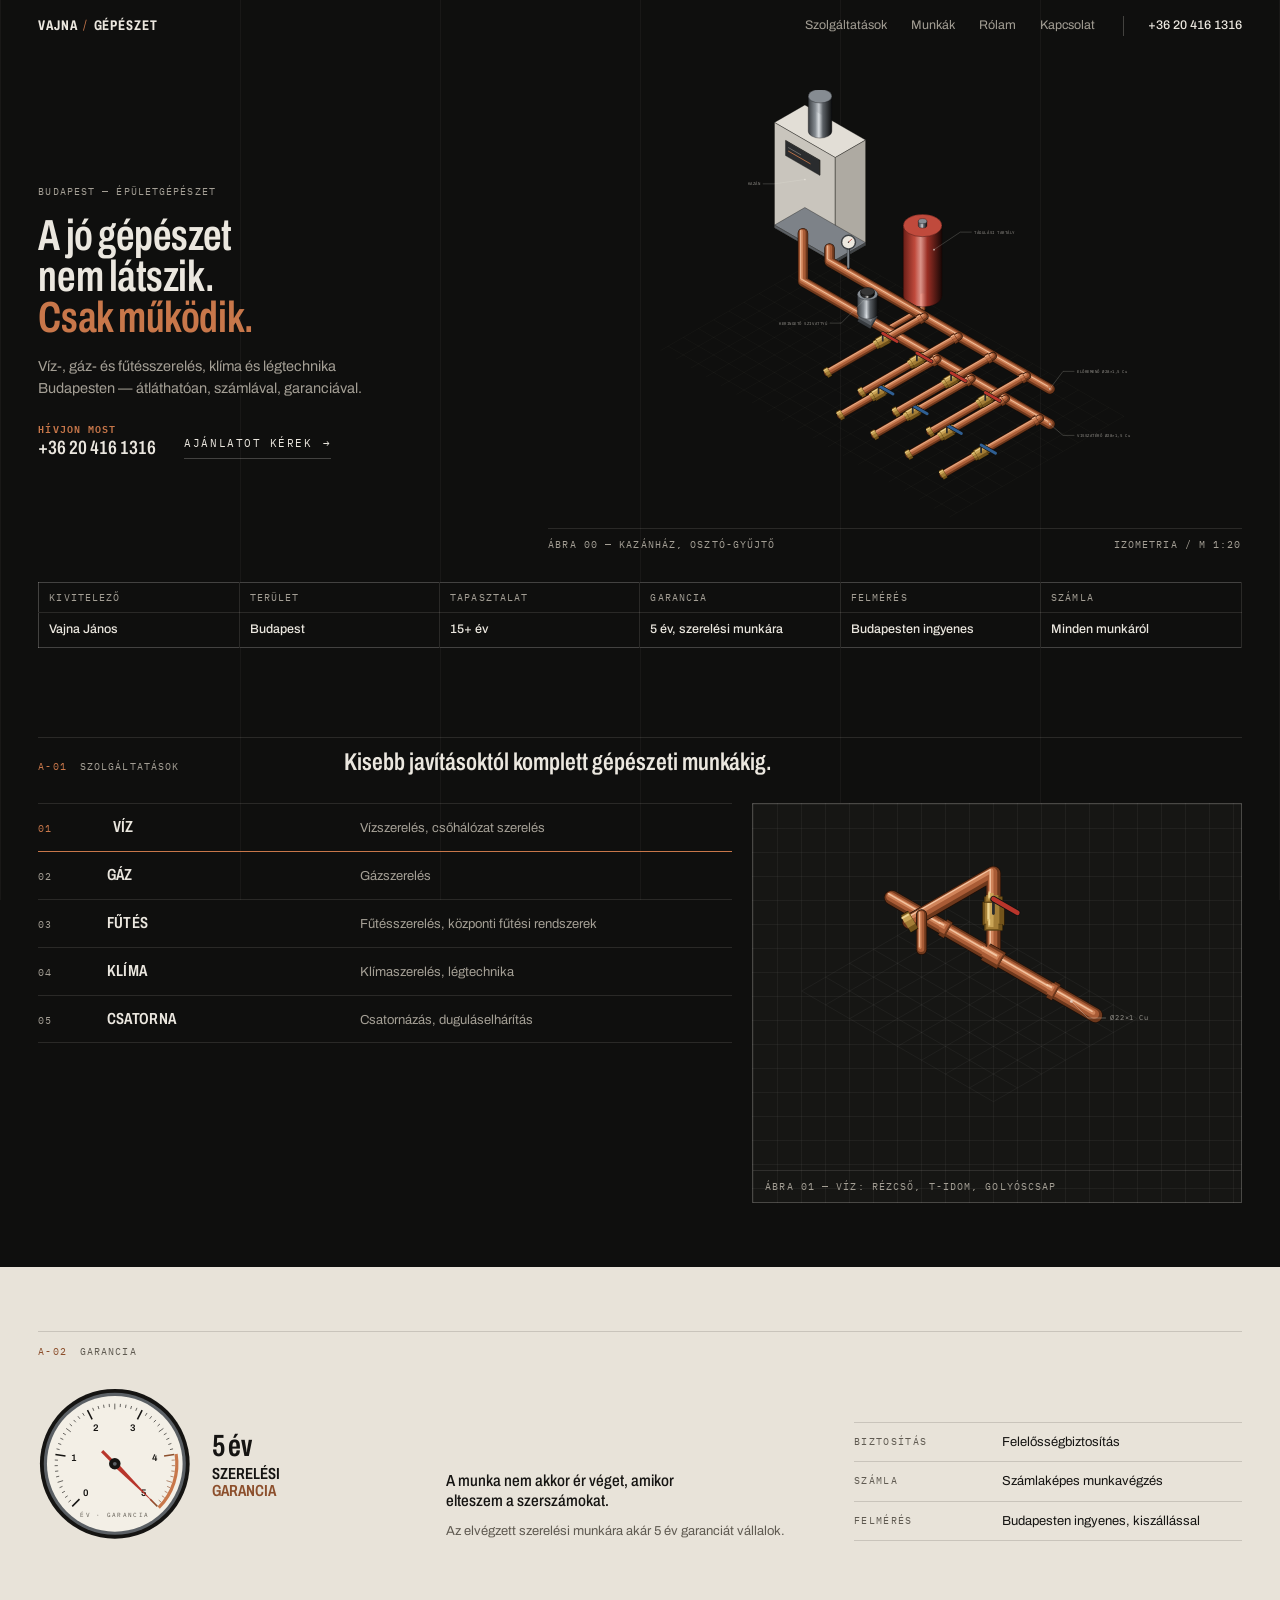
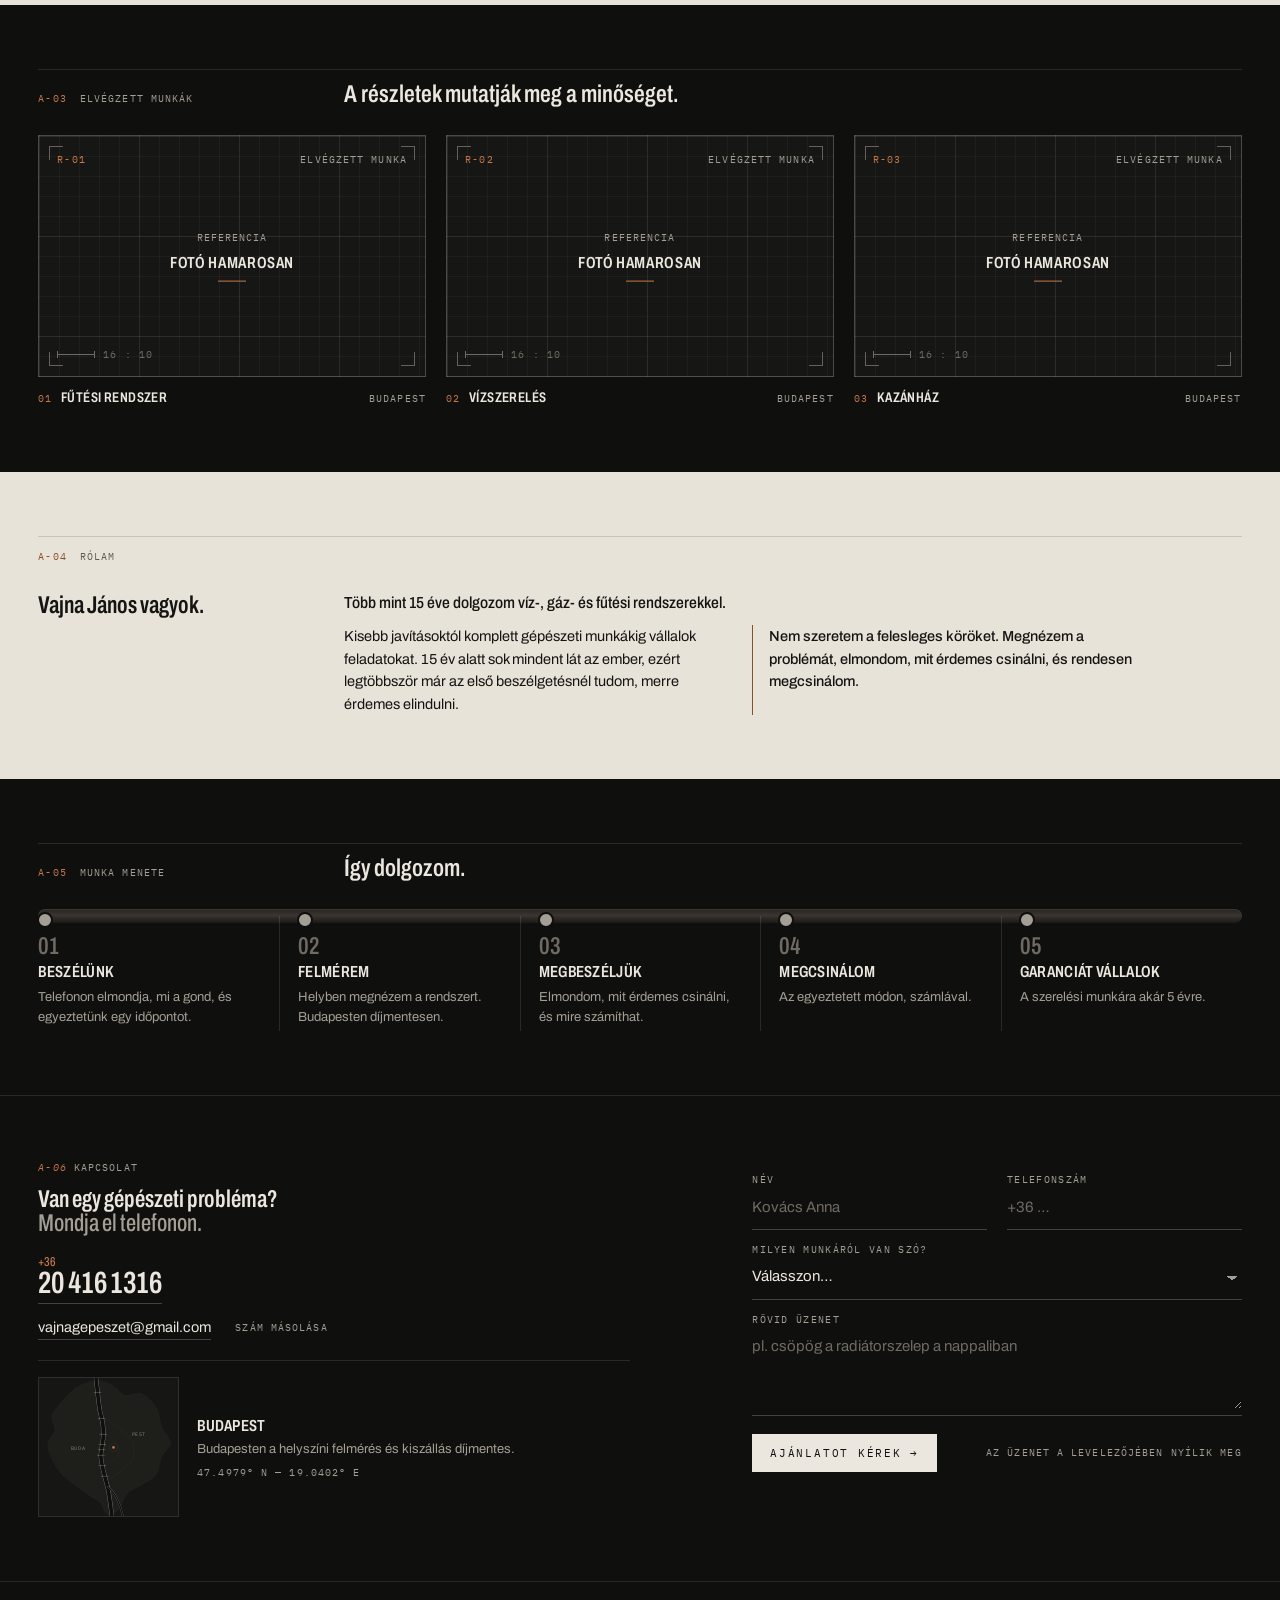
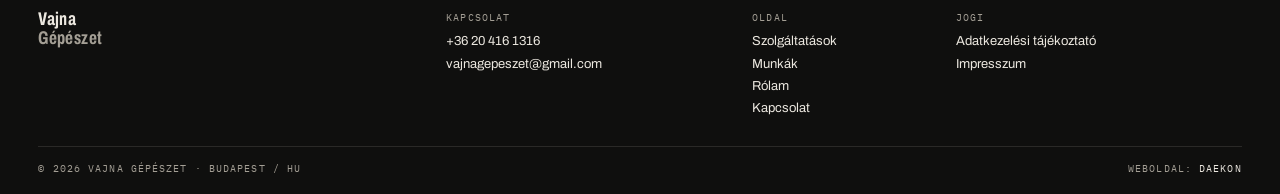
<file: index.html>
<!doctype html>
<html lang="hu">
<head>
<meta charset="utf-8">
<meta name="viewport" content="width=device-width, initial-scale=1, viewport-fit=cover">
<title>Vajna Gépészet — víz-, gáz- és fűtésszerelés Budapesten</title>
<meta name="description" content="Víz-, gáz- és fűtésszerelés, klíma és légtechnika Budapesten. 15+ év tapasztalat, 5 év szerelési garancia, számlaképes munkavégzés, ingyenes budapesti felmérés.">
<meta name="theme-color" content="#0f0f0e">
<meta property="og:title" content="Vajna Gépészet">
<meta property="og:description" content="Víz-, gáz- és fűtésszerelés, klíma és légtechnika Budapesten. 5 év szerelési garancia.">
<meta property="og:type" content="website">
<link rel="icon" href="data:image/svg+xml,%3Csvg xmlns='http://www.w3.org/2000/svg' viewBox='0 0 32 32'%3E%3Crect width='32' height='32' fill='%230f0f0e'/%3E%3Cpath d='M8 9l8 15 8-15' fill='none' stroke='%23c8774a' stroke-width='3'/%3E%3C/svg%3E">
<link rel="preconnect" href="https://fonts.googleapis.com">
<link rel="preconnect" href="https://fonts.gstatic.com" crossorigin>
<link rel="stylesheet" href="https://fonts.googleapis.com/css2?family=Archivo:wdth,wght@62..125,300..800&family=IBM+Plex+Mono:wght@400;500&display=swap">
<link rel="stylesheet" href="css/style.css">
<script>document.documentElement.classList.add('js')</script>
</head>
<body>
<div class="cols" aria-hidden="true"><div class="wrap"><i></i><i></i><i></i><i></i><i></i><i></i></div></div>

<header class="hdr" id="hdr">
  <div class="wrap hdr-in">
    <a class="logo" href="#top" aria-label="Vajna Gépészet — az oldal teteje"><span>VAJNA</span><i>/</i><span>GÉPÉSZET</span></a>
    <nav class="nav" aria-label="Fő navigáció">
      <a href="#szolgaltatasok">Szolgáltatások</a>
      <a href="#munkak">Munkák</a>
      <a href="#rolam">Rólam</a>
      <a href="#kapcsolat">Kapcsolat</a>
    </nav>
    <a class="hdr-tel" href="tel:+36204161316">+36 20 416 1316</a>
    <button class="menu-btn" id="menuBtn" type="button" aria-expanded="false" aria-controls="mnav">Menü</button>
  </div>
</header>

<div class="mnav" id="mnav" aria-hidden="true">
  <div class="mnav-top">
    <a class="logo" href="#top" data-close><span>VAJNA</span><i>/</i><span>GÉPÉSZET</span></a>
    <button class="menu-btn" id="menuClose" type="button" style="display:block">Bezár</button>
  </div>
  <nav class="mnav-list" aria-label="Mobil navigáció">
    <a href="#szolgaltatasok" data-close>Szolgáltatások</a>
    <a href="#munkak" data-close>Munkák</a>
    <a href="#rolam" data-close>Rólam</a>
    <a href="#kapcsolat" data-close>Kapcsolat</a>
  </nav>
  <div class="mnav-foot">
    <span class="mono">Hívjon most</span>
    <a class="mnav-tel" href="tel:+36204161316">+36 20 416 1316</a>
    <a href="mailto:vajnagepeszet@gmail.com">vajnagepeszet@gmail.com</a>
  </div>
</div>

<main id="top">

  <!-- HERO -->
  <section class="hero">
    <div class="wrap grid hero-grid">
      <div class="hero-main rv">
        <p class="mono">Budapest — Épületgépészet</p>
        <h1 class="hero-h"><span>A jó gépészet</span><span>nem látszik.</span><span class="cu">Csak működik.</span></h1>
        <p class="hero-sub">Víz-, gáz- és fűtésszerelés, klíma és légtechnika Budapesten — átláthatóan, számlával, garanciával.</p>
        <div class="hero-cta">
          <a class="hero-tel" href="tel:+36204161316"><span class="mono cu">Hívjon most</span>+36 20 416 1316</a>
          <a class="link" href="#ajanlat">Ajánlatot kérek <span aria-hidden="true">→</span></a>
        </div>
      </div>
      <figure class="hero-fig" aria-hidden="true">
        <div class="iso" data-iso="hero"></div>
        <figcaption class="mono"><span>Ábra 00 — Kazánház, osztó-gyűjtő</span><span>Izometria / M 1:20</span></figcaption>
      </figure>
    </div>
    <div class="wrap">
      <table class="tb" aria-label="Röviden">
        <tr><th class="mono">Kivitelező</th><th class="mono">Terület</th><th class="mono">Tapasztalat</th><th class="mono">Garancia</th><th class="mono">Felmérés</th><th class="mono">Számla</th></tr>
        <tr><td>Vajna János</td><td>Budapest</td><td>15+ év</td><td>5 év, szerelési munkára</td><td>Budapesten ingyenes</td><td>Minden munkáról</td></tr>
      </table>
    </div>
  </section>

  <!-- SZOLGÁLTATÁSOK -->
  <section class="sec" id="szolgaltatasok">
    <div class="wrap">
      <div class="sec-top"><span class="mono"><em class="cu">A-01</em> Szolgáltatások</span><h2>Kisebb javításoktól komplett gépészeti munkákig.</h2></div>
      <div class="grid svc-grid">
      <ol class="svc" id="svc">
        <li class="rv on" data-i="0" tabindex="0"><span class="n mono">01</span><h3>Víz</h3><p>Vízszerelés, csőhálózat szerelés</p><div class="iso svc-thumb" data-iso="viz" aria-hidden="true"></div></li>
        <li class="rv" data-i="1" tabindex="0"><span class="n mono">02</span><h3>Gáz</h3><p>Gázszerelés</p><div class="iso svc-thumb" data-iso="gaz" aria-hidden="true"></div></li>
        <li class="rv" data-i="2" tabindex="0"><span class="n mono">03</span><h3>Fűtés</h3><p>Fűtésszerelés, központi fűtési rendszerek</p><div class="iso svc-thumb" data-iso="futes" aria-hidden="true"></div></li>
        <li class="rv" data-i="3" tabindex="0"><span class="n mono">04</span><h3>Klíma</h3><p>Klímaszerelés, légtechnika</p><div class="iso svc-thumb" data-iso="klima" aria-hidden="true"></div></li>
        <li class="rv" data-i="4" tabindex="0"><span class="n mono">05</span><h3>Csatorna</h3><p>Csatornázás, duguláselhárítás</p><div class="iso svc-thumb" data-iso="csatorna" aria-hidden="true"></div></li>
      </ol>
      <figure class="svc-panel" aria-hidden="true">
        <div class="svc-stage">
          <div class="iso svc-fig on" data-iso="viz"></div>
          <div class="iso svc-fig" data-iso="gaz"></div>
          <div class="iso svc-fig" data-iso="futes"></div>
          <div class="iso svc-fig" data-iso="klima"></div>
          <div class="iso svc-fig" data-iso="csatorna"></div>
        </div>
        <figcaption class="mono" id="svcCap" data-caps="Ábra 01 — Víz: Rézcső, T-idom, golyóscsap|Ábra 02 — Gáz: Acélcső, gázmérő, elzáró|Ábra 03 — Fűtés: Lapradiátor, termosztatikus szelep|Ábra 04 — Klíma: Beltéri egység, hűtőköri rézpár|Ábra 05 — Csatorna: Lejtéses ágvezeték, 45° ágidom">Ábra 01 — Víz: Rézcső, T-idom, golyóscsap</figcaption>
      </figure>
      </div>
    </div>
  </section>

  <!-- GARANCIA -->
  <section class="sec paper" id="garancia">
    <div class="wrap">
      <div class="sec-top"><span class="mono"><em class="cu">A-02</em> Garancia</span></div>
      <div class="grid gar-grid">
        <div class="gar-num rv"><div class="gauge" id="gauge" role="img" aria-label="5 év szerelési garancia"></div><span><b>5 év</b>szerelési<br><em>garancia</em></span></div>
        <div class="gar-copy rv">
          <p class="q">A munka nem akkor ér véget, amikor elteszem a szerszámokat.</p>
          <p>Az elvégzett szerelési munkára akár 5 év garanciát vállalok.</p>
        </div>
        <dl class="spec rv">
          <div><dt>Biztosítás</dt><dd>Felelősségbiztosítás</dd></div>
          <div><dt>Számla</dt><dd>Számlaképes munkavégzés</dd></div>
          <div><dt>Felmérés</dt><dd>Budapesten ingyenes, kiszállással</dd></div>
        </dl>
      </div>
    </div>
  </section>

  <!-- MUNKÁK -->
  <section class="sec" id="munkak">
    <div class="wrap">
      <div class="sec-top"><span class="mono"><em class="cu">A-03</em> Elvégzett munkák</span><h2>A részletek mutatják meg a minőséget.</h2></div>
      <div class="grid slots">
        <!-- Valódi fotó: a .slot-frame elembe tegyen egy <img src="…" alt="…"> elemet; a helyőrző feliratok automatikusan eltűnnek. -->
        <figure class="slot rv">
          <div class="slot-frame">
            <span class="sf-n mono">R-01</span><span class="sf-r mono">Elvégzett munka</span>
            <span class="sf-c"><span class="mono">Referencia</span><b>Fotó hamarosan</b><i></i></span>
            <span class="sf-d mono" aria-hidden="true">16 : 10</span>
          </div>
          <figcaption><b><em class="cu">01</em> Fűtési rendszer</b><span class="mono">Budapest</span></figcaption>
        </figure>
        <figure class="slot rv">
          <div class="slot-frame">
            <span class="sf-n mono">R-02</span><span class="sf-r mono">Elvégzett munka</span>
            <span class="sf-c"><span class="mono">Referencia</span><b>Fotó hamarosan</b><i></i></span>
            <span class="sf-d mono" aria-hidden="true">16 : 10</span>
          </div>
          <figcaption><b><em class="cu">02</em> Vízszerelés</b><span class="mono">Budapest</span></figcaption>
        </figure>
        <figure class="slot rv">
          <div class="slot-frame">
            <span class="sf-n mono">R-03</span><span class="sf-r mono">Elvégzett munka</span>
            <span class="sf-c"><span class="mono">Referencia</span><b>Fotó hamarosan</b><i></i></span>
            <span class="sf-d mono" aria-hidden="true">16 : 10</span>
          </div>
          <figcaption><b><em class="cu">03</em> Kazánház</b><span class="mono">Budapest</span></figcaption>
        </figure>
      </div>
    </div>
  </section>

  <!-- RÓLAM -->
  <section class="sec paper" id="rolam">
    <div class="wrap">
      <div class="sec-top"><span class="mono"><em class="cu">A-04</em> Rólam</span></div>
      <div class="grid about-grid">
        <h2 class="about-h rv">Vajna János vagyok.</h2>
        <div class="about-text rv">
          <p class="lead">Több mint 15 éve dolgozom víz-, gáz- és fűtési rendszerekkel.</p>
          <p>Kisebb javításoktól komplett gépészeti munkákig vállalok feladatokat. 15 év alatt sok mindent lát az ember, ezért legtöbbször már az első beszélgetésnél tudom, merre érdemes elindulni.</p>
          <p class="voice">Nem szeretem a felesleges köröket. Megnézem a problémát, elmondom, mit érdemes csinálni, és rendesen megcsinálom.</p>
        </div>
      </div>
    </div>
  </section>

  <!-- MUNKA MENETE -->
  <section class="sec" id="menet">
    <div class="wrap">
      <div class="sec-top"><span class="mono"><em class="cu">A-05</em> Munka menete</span><h2>Így dolgozom.</h2></div>
      <div class="flow">
      <div class="pipe" aria-hidden="true"><i id="pipeFill"></i></div>
      <ol class="steps" id="steps">
        <li class="step rv"><b>01</b><h3>Beszélünk</h3><p>Telefonon elmondja, mi a gond, és egyeztetünk egy időpontot.</p></li>
        <li class="step rv"><b>02</b><h3>Felmérem</h3><p>Helyben megnézem a rendszert. Budapesten díjmentesen.</p></li>
        <li class="step rv"><b>03</b><h3>Megbeszéljük</h3><p>Elmondom, mit érdemes csinálni, és mire számíthat.</p></li>
        <li class="step rv"><b>04</b><h3>Megcsinálom</h3><p>Az egyeztetett módon, számlával.</p></li>
        <li class="step rv"><b>05</b><h3>Garanciát vállalok</h3><p>A szerelési munkára akár 5 évre.</p></li>
      </ol>
      </div>
    </div>
  </section>

  <!-- KAPCSOLAT -->
  <section class="sec" id="kapcsolat" style="border-top:1px solid var(--line)">
    <div class="wrap grid contact-grid">
      <div class="c-main rv">
        <span class="mono"><em class="cu">A-06</em> Kapcsolat</span>
        <h2 class="c-h">Van egy gépészeti probléma? <span>Mondja el telefonon.</span></h2>
        <a class="c-tel" href="tel:+36204161316"><small>+36</small>20 416 1316</a>
        <div class="c-meta">
          <a class="c-mail" href="mailto:vajnagepeszet@gmail.com">vajnagepeszet@gmail.com</a>
          <button class="c-btn mono" id="copyBtn" type="button">Szám másolása</button>
        </div>
        <div class="bp">
          <div class="bp-map" id="bpMap" aria-hidden="true"></div>
          <div><b>Budapest</b><p>Budapesten a helyszíni felmérés és kiszállás díjmentes.</p><span class="mono">47.4979° N — 19.0402° E</span></div>
        </div>
      </div>

      <form id="ajanlat" class="rv" novalidate aria-label="Ajánlatkérés">
        <div class="f"><label for="f-name">Név</label><input id="f-name" name="name" autocomplete="name" placeholder="Kovács Anna"></div>
        <div class="f"><label for="f-tel">Telefonszám</label><input id="f-tel" name="tel" type="tel" autocomplete="tel" inputmode="tel" placeholder="+36 …"></div>
        <div class="f full"><label for="f-type">Milyen munkáról van szó?</label>
          <select id="f-type" name="type">
            <option value="">Válasszon…</option>
            <option>Víz</option><option>Gáz</option><option>Fűtés</option><option>Klíma</option><option>Csatorna</option><option>Egyéb</option>
          </select>
        </div>
        <div class="f full"><label for="f-msg">Rövid üzenet</label><textarea id="f-msg" name="msg" rows="3" placeholder="pl. csöpög a radiátorszelep a nappaliban"></textarea></div>
        <div class="f-send">
          <button class="submit" type="submit">Ajánlatot kérek →</button>
          <span class="mono">Az üzenet a levelezőjében nyílik meg</span>
        </div>
        <p class="f-status" id="fStatus" aria-live="polite"></p>
      </form>
    </div>
  </section>
</main>

<footer class="site-foot">
  <div class="wrap">
    <div class="grid foot-grid">
      <div class="foot-logo">Vajna<br><span style="color:var(--fg-2)">Gépészet</span></div>
      <div class="foot-col foot-c1"><span class="mono">Kapcsolat</span><a href="tel:+36204161316">+36 20 416 1316</a><a href="mailto:vajnagepeszet@gmail.com">vajnagepeszet@gmail.com</a></div>
      <nav class="foot-col foot-c2" aria-label="Lábléc"><span class="mono">Oldal</span><a href="#szolgaltatasok">Szolgáltatások</a><a href="#munkak">Munkák</a><a href="#rolam">Rólam</a><a href="#kapcsolat">Kapcsolat</a></nav>
      <div class="foot-col foot-c3"><span class="mono">Jogi</span><a href="jogi/adatkezeles.html">Adatkezelési tájékoztató</a><a href="jogi/impresszum.html">Impresszum</a></div>
    </div>
    <div class="foot-base">
      <p class="mono">© <span id="year">2026</span> Vajna Gépészet · Budapest / HU</p>
      <p class="mono">Weboldal: <a href="https://daekon.hu" target="_blank" rel="noopener">DAEKON</a></p>
    </div>
  </div>
</footer>

<nav class="mbar" aria-label="Gyors elérés">
  <a href="tel:+36204161316">Hívás</a>
  <a href="#ajanlat">Ajánlat</a>
</nav>

<script src="js/iso.js" defer></script>
<script src="js/main.js" defer></script>
</body>
</html>
</file>
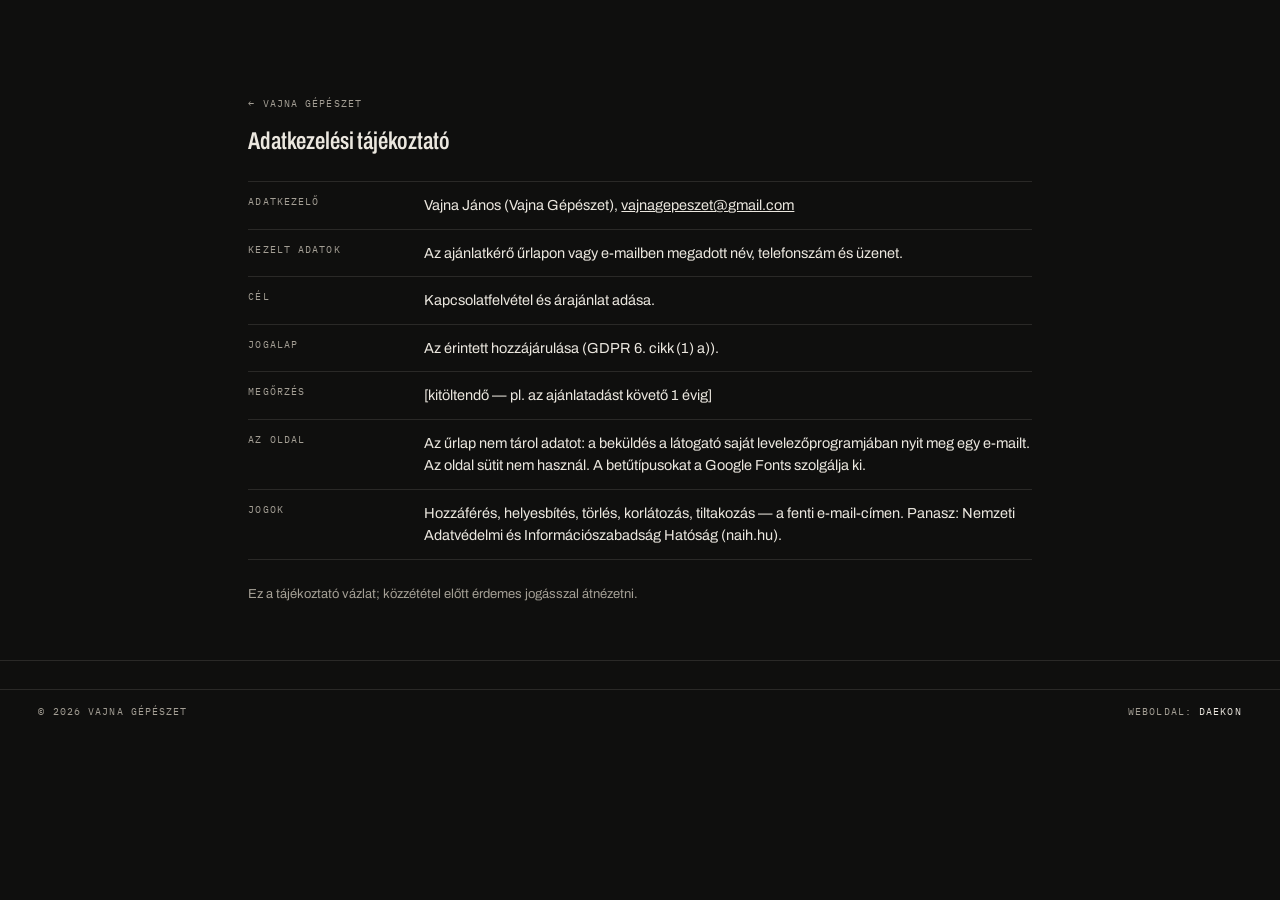
<file: jogi/adatkezeles.html>
<!doctype html>
<html lang="hu">
<head>
<meta charset="utf-8">
<meta name="viewport" content="width=device-width, initial-scale=1, viewport-fit=cover">
<title>Adatkezelési tájékoztató — Vajna Gépészet</title>
<meta name="robots" content="noindex">
<link rel="icon" href="data:image/svg+xml,%3Csvg xmlns='http://www.w3.org/2000/svg' viewBox='0 0 32 32'%3E%3Crect width='32' height='32' fill='%230f0f0e'/%3E%3Cpath d='M8 9l8 15 8-15' fill='none' stroke='%23c8774a' stroke-width='3'/%3E%3C/svg%3E">
<link rel="preconnect" href="https://fonts.googleapis.com">
<link rel="preconnect" href="https://fonts.gstatic.com" crossorigin>
<link rel="stylesheet" href="https://fonts.googleapis.com/css2?family=Archivo:wdth,wght@62..125,300..800&family=IBM+Plex+Mono:wght@400;500&display=swap">
<link rel="stylesheet" href="../css/style.css">
</head>
<body>
<main class="legal wrap">
  <p class="sec-tag mono"><a href="../index.html">← Vajna Gépészet</a></p>
  <h1 class="sec-title">Adatkezelési tájékoztató</h1>
  <dl class="legal-list">
    <dt class="mono">Adatkezelő</dt><dd>Vajna János (Vajna Gépészet), <a href="mailto:vajnagepeszet@gmail.com">vajnagepeszet@gmail.com</a></dd>
    <dt class="mono">Kezelt adatok</dt><dd>Az ajánlatkérő űrlapon vagy e-mailben megadott név, telefonszám és üzenet.</dd>
    <dt class="mono">Cél</dt><dd>Kapcsolatfelvétel és árajánlat adása.</dd>
    <dt class="mono">Jogalap</dt><dd>Az érintett hozzájárulása (GDPR 6. cikk (1) a)).</dd>
    <dt class="mono">Megőrzés</dt><dd>[kitöltendő — pl. az ajánlatadást követő 1 évig]</dd>
    <dt class="mono">Az oldal</dt><dd>Az űrlap nem tárol adatot: a beküldés a látogató saját levelezőprogramjában nyit meg egy e-mailt. Az oldal sütit nem használ. A betűtípusokat a Google Fonts szolgálja ki.</dd>
    <dt class="mono">Jogok</dt><dd>Hozzáférés, helyesbítés, törlés, korlátozás, tiltakozás — a fenti e-mail-címen. Panasz: Nemzeti Adatvédelmi és Információszabadság Hatóság (naih.hu).</dd>
  </dl>
  <p class="legal-note">Ez a tájékoztató vázlat; közzététel előtt érdemes jogásszal átnézetni.</p>
</main>
<footer class="site-foot">
  <div class="wrap foot-base" style="margin-top:0">
    <p class="mono">© <span id="year">2026</span> Vajna Gépészet</p>
    <p class="mono">Weboldal: <a href="https://daekon.hu" target="_blank" rel="noopener">DAEKON</a></p>
  </div>
</footer>
<script src="../js/main.js" defer></script>
</body>
</html>
</file>
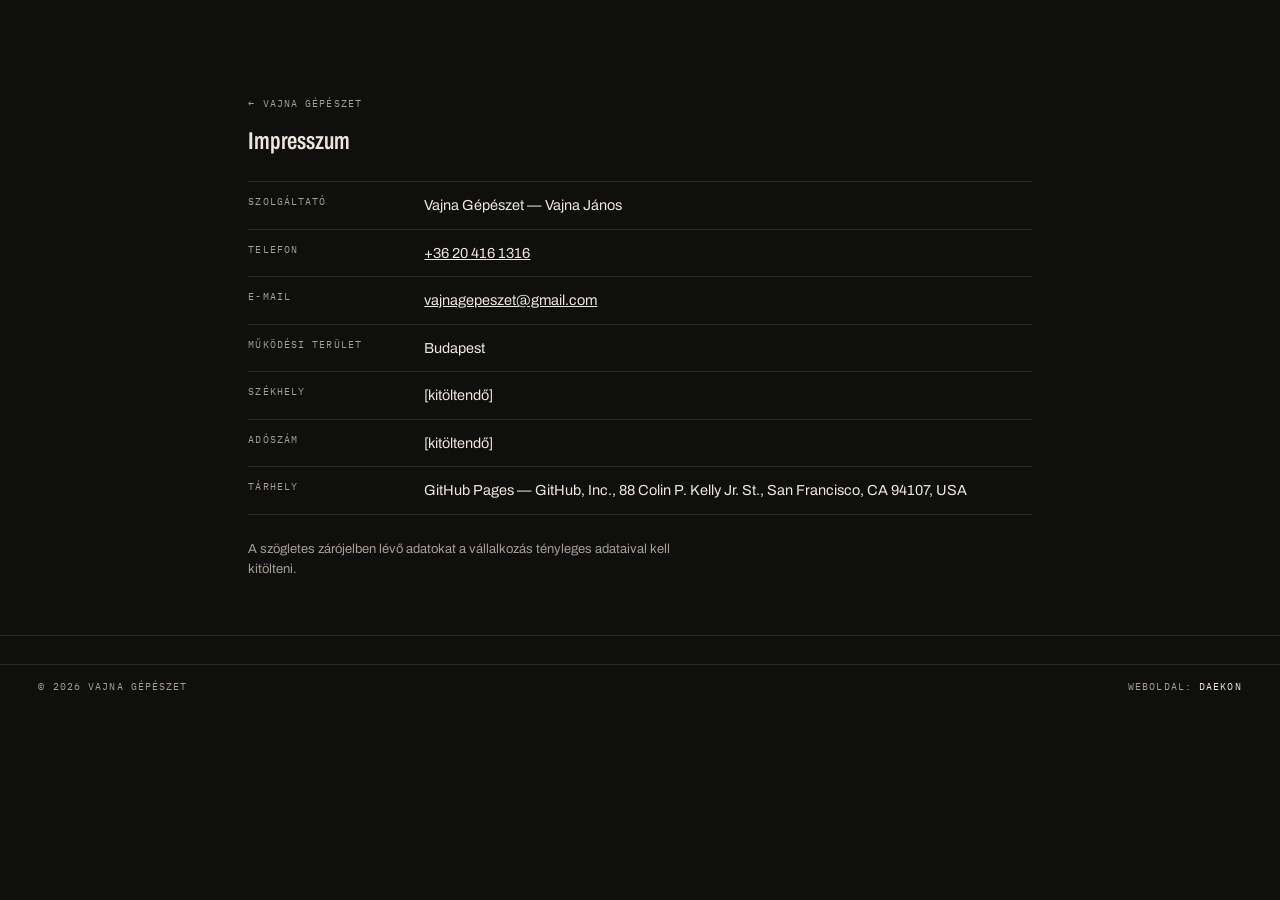
<file: jogi/impresszum.html>
<!doctype html>
<html lang="hu">
<head>
<meta charset="utf-8">
<meta name="viewport" content="width=device-width, initial-scale=1, viewport-fit=cover">
<title>Impresszum — Vajna Gépészet</title>
<meta name="robots" content="noindex">
<link rel="icon" href="data:image/svg+xml,%3Csvg xmlns='http://www.w3.org/2000/svg' viewBox='0 0 32 32'%3E%3Crect width='32' height='32' fill='%230f0f0e'/%3E%3Cpath d='M8 9l8 15 8-15' fill='none' stroke='%23c8774a' stroke-width='3'/%3E%3C/svg%3E">
<link rel="preconnect" href="https://fonts.googleapis.com">
<link rel="preconnect" href="https://fonts.gstatic.com" crossorigin>
<link rel="stylesheet" href="https://fonts.googleapis.com/css2?family=Archivo:wdth,wght@62..125,300..800&family=IBM+Plex+Mono:wght@400;500&display=swap">
<link rel="stylesheet" href="../css/style.css">
</head>
<body>
<main class="legal wrap">
  <p class="sec-tag mono"><a href="../index.html">← Vajna Gépészet</a></p>
  <h1 class="sec-title">Impresszum</h1>
  <dl class="legal-list">
    <dt class="mono">Szolgáltató</dt><dd>Vajna Gépészet — Vajna János</dd>
    <dt class="mono">Telefon</dt><dd><a href="tel:+36204161316">+36 20 416 1316</a></dd>
    <dt class="mono">E-mail</dt><dd><a href="mailto:vajnagepeszet@gmail.com">vajnagepeszet@gmail.com</a></dd>
    <dt class="mono">Működési terület</dt><dd>Budapest</dd>
    <dt class="mono">Székhely</dt><dd>[kitöltendő]</dd>
    <dt class="mono">Adószám</dt><dd>[kitöltendő]</dd>
    <dt class="mono">Tárhely</dt><dd>GitHub Pages — GitHub, Inc., 88 Colin P. Kelly Jr. St., San Francisco, CA 94107, USA</dd>
  </dl>
  <p class="legal-note">A szögletes zárójelben lévő adatokat a vállalkozás tényleges adataival kell kitölteni.</p>
</main>
<footer class="site-foot">
  <div class="wrap foot-base" style="margin-top:0">
    <p class="mono">© <span id="year">2026</span> Vajna Gépészet</p>
    <p class="mono">Weboldal: <a href="https://daekon.hu" target="_blank" rel="noopener">DAEKON</a></p>
  </div>
</footer>
<script src="../js/main.js" defer></script>
</body>
</html>
</file>
<file: css/style.css>
/* ============================================================
   VAJNA GÉPÉSZET — v2
   Kompakt, tipográfiai rendszer. Nincs fotó: a képhelyek jelölt üres keretek,
   amelyek valódi ügyfélfotót várnak.
   Grafit / törtfehér / oxidált réz (akcent 5–10%).
   ============================================================ */

/* ---------- Tokenek ---------- */
:root{
  color-scheme:dark;
  --ink:#0f0f0e; --ink-2:#161614; --ink-3:#1d1d1a;
  --fg:#ebe7df; --fg-2:#a49f95; --mute:#6f6b63;
  --line:rgba(235,231,223,.12); --line-2:rgba(235,231,223,.24);
  --paper:#e8e3d9; --paper-ink:#151412; --paper-2:#5f5a51; --paper-line:rgba(21,20,18,.15);
  --cu:#c8774a; --cu-ink:#8c4f2c;
  --sans:"Archivo","Helvetica Neue",Arial,sans-serif;
  --mono:"IBM Plex Mono",ui-monospace,Menlo,monospace;
  --g:clamp(16px,3.4vw,48px);
  --cg:clamp(12px,1.6vw,24px);
  --t-1:clamp(2.3rem,4.6vw,4.4rem);   /* hero */
  --t-2:clamp(1.55rem,2.4vw,2.35rem); /* szekciócím */
  --t-3:clamp(1.1rem,1.35vw,1.3rem);  /* blokkcím */
  --t-b:15px;
  --t-s:13px;
  --t-m:10.5px;
  --sec:clamp(56px,6.5vw,96px);
  --ease:cubic-bezier(.16,1,.3,1);
}
*{box-sizing:border-box}
html{scroll-behavior:smooth;-webkit-text-size-adjust:100%;scroll-padding-top:64px}
body{margin:0;background:var(--ink);color:var(--fg);font-family:var(--sans);font-size:var(--t-b);line-height:1.55;overflow-x:clip;-webkit-font-smoothing:antialiased;text-rendering:optimizeLegibility}
a{color:inherit}
p,h1,h2,h3,ul,ol,dl,dd,figure{margin:0}
ul,ol{padding:0;list-style:none}
h1,h2,h3{font-weight:600;text-wrap:balance}
:focus-visible{outline:1px solid var(--cu);outline-offset:3px}
::selection{background:var(--cu);color:var(--ink)}
.wrap{max-width:1440px;margin-inline:auto;padding-inline:var(--g)}
.grid{display:grid;grid-template-columns:repeat(12,minmax(0,1fr));column-gap:var(--cg)}
.mono{font-family:var(--mono);font-size:var(--t-m);letter-spacing:.13em;text-transform:uppercase;line-height:1.5;color:var(--fg-2)}
.cu{color:var(--cu)}
.h-cond{font-stretch:72%;letter-spacing:-.005em}
.paper{--fg:var(--paper-ink);--fg-2:var(--paper-2);--mute:#8b857a;--line:var(--paper-line);--line-2:rgba(21,20,18,.3);--cu:var(--cu-ink);background:var(--paper);color:var(--fg)}
.sec{padding-block:var(--sec)}
.sec-top{display:grid;grid-template-columns:repeat(12,minmax(0,1fr));column-gap:var(--cg);align-items:baseline;border-top:1px solid var(--line);padding-top:14px;margin-bottom:clamp(24px,3vw,44px)}
.sec-top .mono{grid-column:1/4}
.sec-top h2{grid-column:4/11;font-stretch:72%;font-size:var(--t-2);line-height:1.02}
.link{display:inline-flex;align-items:center;gap:10px;font-family:var(--mono);font-size:11px;letter-spacing:.14em;text-transform:uppercase;text-decoration:none;padding-block:6px;border-bottom:1px solid var(--line-2);transition:color .3s,border-color .3s}
.link:hover{color:var(--cu);border-color:var(--cu)}
.link span{transition:transform .5s var(--ease)}
.link:hover span{transform:translateX(4px)}

/* ---------- Rajzlap-rács (az egész oldalon) ---------- */
.cols{position:fixed;inset:0;z-index:0;pointer-events:none}
.cols .wrap{height:100%;display:grid;grid-template-columns:repeat(6,1fr);border-inline:1px solid rgba(235,231,223,.045)}
.cols i{border-left:1px solid rgba(235,231,223,.045)}
.cols i:first-child{border-left:0}
main,.site-foot{position:relative;z-index:1}
.sec-top em{font-style:normal;margin-right:.6em}

/* ---------- Fejléc ---------- */
.hdr{position:fixed;inset:0 0 auto;z-index:50;padding-top:env(safe-area-inset-top,0px);border-bottom:1px solid transparent;transition:background-color .4s,border-color .4s}
.hdr.solid{background:rgba(15,15,14,.88);-webkit-backdrop-filter:blur(12px);backdrop-filter:blur(12px);border-color:var(--line)}
.hdr-in{display:flex;align-items:center;gap:28px;height:56px}
.logo{display:flex;gap:.4em;font-stretch:70%;font-weight:700;font-size:15px;letter-spacing:.06em;text-decoration:none}
.logo i{font-style:normal;font-weight:300;color:var(--cu)}
.nav{margin-left:auto;display:flex;gap:24px}
.nav a,.hdr-tel{font-size:13px;color:var(--fg-2);text-decoration:none;transition:color .3s}
.nav a:hover,.hdr-tel:hover{color:var(--fg)}
.hdr-tel{color:var(--fg);font-weight:500;font-variant-numeric:tabular-nums;padding-left:24px;border-left:1px solid var(--line-2)}
.menu-btn{display:none;margin-left:auto;background:none;border:0;color:var(--fg);font-family:var(--mono);font-size:11px;letter-spacing:.16em;text-transform:uppercase;padding:12px 0 12px 16px;cursor:pointer}

.mnav{position:fixed;inset:0;z-index:60;background:var(--ink);display:flex;flex-direction:column;padding:calc(env(safe-area-inset-top,0px) + 8px) var(--g) calc(env(safe-area-inset-bottom,0px) + 24px);clip-path:inset(0 0 100% 0);visibility:hidden;transition:clip-path .7s var(--ease),visibility 0s .7s}
.mnav.open{clip-path:inset(0);visibility:visible;transition:clip-path .7s var(--ease)}
.mnav-top{display:flex;justify-content:space-between;align-items:center;height:48px}
.mnav-list{margin-top:auto;border-bottom:1px solid var(--line)}
.mnav-list a{display:block;border-top:1px solid var(--line);padding-block:12px;font-stretch:72%;font-weight:600;font-size:clamp(1.9rem,9vw,2.6rem);line-height:1.05;text-decoration:none}
.mnav-foot{margin-top:20px;display:flex;flex-direction:column;gap:4px}
.mnav-foot a{text-decoration:none}
.mnav-tel{font-stretch:72%;font-weight:600;font-size:1.7rem;font-variant-numeric:tabular-nums}

/* ---------- Hero ---------- */
.hero{padding-top:calc(56px + clamp(56px,8vw,112px));padding-bottom:clamp(36px,4vw,56px);position:relative;overflow:hidden}
.hero-grid{row-gap:28px;align-items:end}
.hero-main{grid-column:1/6;display:flex;flex-direction:column;gap:20px;align-self:center;position:relative;z-index:2}
.hero-h{font-stretch:68%;font-weight:620;font-size:var(--t-1);line-height:.95;letter-spacing:-.01em}
.hero-h span{display:block}
.hero-sub{max-width:44ch;color:var(--fg-2);font-size:clamp(15px,1.15vw,17px)}
.hero-tel{font-stretch:72%;font-weight:600;font-size:clamp(1.35rem,1.8vw,1.7rem);line-height:1.05;text-decoration:none;font-variant-numeric:tabular-nums;transition:color .3s;width:fit-content}
.hero-tel:hover{color:var(--cu)}

.trust{border-top:1px solid var(--line);border-bottom:1px solid var(--line)}
.trust ul{display:grid;grid-template-columns:repeat(4,minmax(0,1fr))}
.trust li{padding:16px clamp(12px,1.6vw,22px);border-left:1px solid var(--line);display:flex;flex-direction:column;gap:4px;min-width:0}
.trust li:first-child{border-left:0;padding-left:0}
.trust b{font-stretch:72%;font-weight:600;font-size:clamp(1.15rem,1.6vw,1.5rem);line-height:1.1;font-variant-numeric:tabular-nums}

/* ---------- Szolgáltatások ---------- */
.svc{border-top:1px solid var(--line)}
.svc li{display:grid;grid-template-columns:repeat(12,minmax(0,1fr));column-gap:var(--cg);align-items:baseline;padding-block:14px;border-bottom:1px solid var(--line);position:relative}
.svc li::before{content:"";position:absolute;left:0;bottom:-1px;height:1px;width:100%;background:var(--cu);transform:scaleX(0);transform-origin:left;transition:transform .7s var(--ease)}
.svc li:hover::before{transform:scaleX(1)}
.svc .n{grid-column:1/2}
.svc h3{grid-column:2/6;font-stretch:72%;font-size:var(--t-3);text-transform:uppercase;letter-spacing:.02em;transition:transform .5s var(--ease)}
.svc li:hover h3{transform:translateX(6px)}
.svc p{grid-column:6/10;color:var(--fg-2);font-size:var(--t-s)}

/* ---------- Garancia ---------- */
.gar-grid{align-items:end;row-gap:28px}
.gar-num{grid-column:1/5;display:flex;align-items:flex-start;gap:10px}
.gar-num b{font-stretch:66%;font-weight:640;font-size:clamp(4rem,7vw,6.4rem);line-height:.78;letter-spacing:-.03em;font-variant-numeric:tabular-nums}
.gar-num span{font-stretch:72%;font-weight:600;font-size:var(--t-3);line-height:1.05;text-transform:uppercase;padding-top:.2em}
.gar-num em{font-style:normal;color:var(--cu)}
.gar-copy{grid-column:5/9;display:flex;flex-direction:column;gap:10px}
.gar-copy .q{font-stretch:82%;font-weight:520;font-size:var(--t-3);line-height:1.25;max-width:30ch}
.gar-copy p:not(.q){color:var(--fg-2);font-size:var(--t-s)}
.spec{grid-column:9/13;border-top:1px solid var(--line)}
.spec div{display:grid;grid-template-columns:8.5rem minmax(0,1fr);gap:12px;padding-block:9px;border-bottom:1px solid var(--line);font-size:var(--t-s)}
.spec dt{font-family:var(--mono);font-size:var(--t-m);letter-spacing:.13em;text-transform:uppercase;color:var(--fg-2);padding-top:2px}

/* ---------- Munkák (fotóhelyek) ---------- */
.slots{row-gap:28px}
.slot{grid-column:span 4;display:flex;flex-direction:column;gap:10px;min-width:0}
.slot-frame{position:relative;aspect-ratio:16/10;border:1px solid var(--line-2);background:
  repeating-linear-gradient(135deg,transparent 0 11px,rgba(235,231,223,.035) 11px 12px),var(--ink-2)}
.slot-frame .mono{position:absolute;left:12px;top:10px}
.slot-frame::after{content:"";position:absolute;left:50%;top:50%;width:18px;height:18px;transform:translate(-50%,-50%);background:linear-gradient(var(--line-2),var(--line-2)) center/1px 100% no-repeat,linear-gradient(var(--line-2),var(--line-2)) center/100% 1px no-repeat}
.slot figcaption{display:flex;justify-content:space-between;gap:12px;align-items:baseline}
.slot figcaption b{font-stretch:72%;font-weight:600;font-size:14px;text-transform:uppercase;letter-spacing:.03em}

/* ---------- Rólam ---------- */
.about-grid{row-gap:28px}
.about-h{grid-column:1/5;font-stretch:68%;font-size:var(--t-2);line-height:1}
.about-text{grid-column:5/10;display:flex;flex-direction:column;gap:14px}
.about-text .lead{font-stretch:84%;font-weight:520;font-size:var(--t-3);line-height:1.3}
.about-text p{max-width:58ch}
.about-text .voice{border-left:1px solid var(--cu);padding-left:16px;font-weight:500}
.about-slot{grid-column:10/13;align-self:start}
.about-slot .slot-frame{aspect-ratio:4/5;border-color:var(--line-2);background:repeating-linear-gradient(135deg,transparent 0 11px,rgba(21,20,18,.05) 11px 12px),transparent}

/* ---------- Munka menete ---------- */
.steps{display:grid;grid-template-columns:repeat(5,minmax(0,1fr));border-top:1px solid var(--line)}
.step{padding:16px clamp(12px,1.4vw,20px) 4px;border-left:1px solid var(--line);display:flex;flex-direction:column;gap:8px;min-width:0}
.step:first-child{border-left:0;padding-left:0}
.step b{font-stretch:66%;font-weight:600;font-size:clamp(1.8rem,2.6vw,2.4rem);line-height:.9;color:var(--mute);font-variant-numeric:tabular-nums;transition:color .6s}
.step.on b,.step:hover b{color:var(--cu)}
.step h3{font-stretch:72%;font-size:var(--t-3);text-transform:uppercase;letter-spacing:.02em;line-height:1.05}
.step p{color:var(--fg-2);font-size:var(--t-s)}

/* ---------- Kapcsolat ---------- */
.contact-grid{row-gap:40px}
.c-main{grid-column:1/7;display:flex;flex-direction:column;gap:16px}
.c-h{font-stretch:68%;font-size:var(--t-2);line-height:1}
.c-h span{display:block;color:var(--fg-2);font-weight:500}
.c-tel{display:block;width:fit-content;text-decoration:none;font-stretch:66%;font-weight:640;font-size:clamp(2rem,3.2vw,3rem);line-height:.95;letter-spacing:-.005em;font-variant-numeric:tabular-nums;border-bottom:1px solid var(--line-2);padding-bottom:6px;position:relative;margin-top:8px}
.c-tel small{display:block;font-size:.42em;color:var(--cu);font-weight:500;letter-spacing:0}
.c-tel::after{content:"";position:absolute;left:0;right:0;bottom:-1px;height:1px;background:var(--cu);transform:scaleX(0);transform-origin:left;transition:transform .8s var(--ease)}
.c-tel:hover::after,.c-tel:focus-visible::after{transform:scaleX(1)}
.c-meta{display:flex;flex-wrap:wrap;gap:8px 24px;align-items:center}
.c-mail{text-decoration:none;border-bottom:1px solid var(--line-2)}
.c-mail:hover{border-color:var(--cu)}
.c-btn{background:none;border:0;padding:4px 0;color:var(--fg-2);cursor:pointer}
.c-btn:hover{color:var(--fg)}
.bp{display:grid;grid-template-columns:auto minmax(0,1fr);gap:14px;align-items:center;border-top:1px solid var(--line);padding-top:16px;margin-top:8px}
.bp svg{width:56px;height:56px}
.bp b{display:block;font-stretch:72%;font-weight:600;font-size:var(--t-3);text-transform:uppercase;letter-spacing:.02em}
.bp p{color:var(--fg-2);font-size:var(--t-s)}

form{grid-column:8/13;display:grid;grid-template-columns:minmax(0,1fr) minmax(0,1fr);column-gap:var(--cg);align-content:start}
.f{display:flex;flex-direction:column;gap:4px;padding-block:12px 6px;border-bottom:1px solid var(--line-2);min-width:0;transition:border-color .3s}
.f:focus-within{border-color:var(--cu)}
.f.full{grid-column:1/-1}
.f label,.f legend{font-family:var(--mono);font-size:var(--t-m);letter-spacing:.13em;text-transform:uppercase;color:var(--fg-2)}
.f.err{border-color:#d0664a}
.f input,.f select,.f textarea{background:transparent;border:0;outline:0;color:var(--fg);font:inherit;font-size:16px;padding:4px 0;width:100%;border-radius:0;resize:vertical}
.f select{appearance:none;-webkit-appearance:none;cursor:pointer;background-image:linear-gradient(45deg,transparent 50%,var(--fg-2) 50%),linear-gradient(135deg,var(--fg-2) 50%,transparent 50%);background-position:calc(100% - 10px) 55%,calc(100% - 5px) 55%;background-size:5px 5px;background-repeat:no-repeat}
.f select option{background:var(--ink-2);color:var(--fg)}
.f ::placeholder{color:var(--mute)}
.f-send{grid-column:1/-1;display:flex;flex-wrap:wrap;justify-content:space-between;align-items:center;gap:12px;padding-top:18px}
.submit{background:var(--fg);color:var(--ink);border:0;padding:12px 18px;font-family:var(--mono);font-size:11px;letter-spacing:.16em;text-transform:uppercase;cursor:pointer;transition:background-color .3s}
.submit:hover{background:var(--cu)}
.f-status{grid-column:1/-1;padding-top:10px;font-size:var(--t-s);color:var(--fg-2);min-height:1.5em}

/* ---------- Lábléc ---------- */
.site-foot{border-top:1px solid var(--line);padding-block:32px 20px}
.foot-grid{row-gap:20px;font-size:var(--t-s)}
.foot-logo{grid-column:1/5;font-stretch:68%;font-weight:700;font-size:1.4rem;line-height:1;letter-spacing:.02em}
.foot-col{display:flex;flex-direction:column;gap:2px}
.foot-col .mono{margin-bottom:4px}
.foot-col a{text-decoration:none;width:fit-content}
.foot-col a:hover{color:var(--cu)}
.foot-c1{grid-column:5/8}.foot-c2{grid-column:8/10}.foot-c3{grid-column:10/13}
.foot-base{display:flex;flex-wrap:wrap;justify-content:space-between;gap:8px 20px;margin-top:28px;padding-top:14px;border-top:1px solid var(--line)}
.foot-base a{text-decoration:none;color:var(--fg)}
.foot-base a:hover{color:var(--cu)}

.mbar{display:none}

/* ---------- Jogi oldalak ---------- */
.legal{padding-block:96px 56px;max-width:860px}
.sec-tag a{text-decoration:none}
.sec-title{font-stretch:68%;font-size:var(--t-2);line-height:1;margin:18px 0 28px}
.legal-list{display:grid;grid-template-columns:11rem minmax(0,1fr);border-top:1px solid var(--line)}
.legal-list dt,.legal-list dd{padding-block:12px;border-bottom:1px solid var(--line)}
.legal-list dd{color:var(--fg)}
.legal-note{margin-top:24px;color:var(--fg-2);font-size:var(--t-s);max-width:60ch}
.legal p,.legal li{max-width:66ch}

/* ---------- Belépő animáció (csak transform, a tartalom mindig látható) ---------- */
.rv{transition:transform .9s var(--ease)}
.js .rv:not(.in){transform:translateY(14px)}


/* ---------- v3: illusztrációk ---------- */
.iso svg{display:block;width:100%;height:100%}
.hero{padding-top:calc(56px + clamp(32px,4vw,64px))}
.hero-grid{align-items:center}
.hero-cta{display:flex;flex-wrap:wrap;align-items:flex-end;gap:12px 28px;margin-top:6px}
.hero-tel{display:flex;flex-direction:column;gap:2px}
.hero-fig{grid-column:6/13;position:relative;margin-right:calc(var(--g) * -.5)}
.hero-fig .iso{aspect-ratio:16/11}
.hero-fig figcaption{display:flex;justify-content:space-between;gap:12px;border-top:1px solid var(--line);padding-top:8px;margin-top:4px}
.tb{width:100%;border-collapse:collapse;margin-top:clamp(28px,3vw,44px);border:1px solid var(--line-2);font-size:var(--t-s);table-layout:fixed;background:var(--ink)}
.tb th,.tb td{text-align:left;padding:9px 12px;border-right:1px solid var(--line);font-weight:400}
.tb th{border-bottom:1px solid var(--line);padding-bottom:6px}
.tb td{font-weight:500}

.svc-grid{align-items:start}
.svc{grid-column:1/8}
.svc li{grid-template-columns:3rem minmax(0,1fr) minmax(0,1.6fr);display:grid;cursor:default}
.svc .n{grid-column:auto}.svc h3{grid-column:auto}.svc p{grid-column:auto}
.svc li.on::before{transform:scaleX(1)}
.svc li.on .n{color:var(--cu)}
.svc li.on h3{transform:translateX(6px)}
.svc-thumb{display:none}
.svc-panel{grid-column:8/13;position:sticky;top:76px;border:1px solid var(--line-2);background:
  linear-gradient(rgba(235,231,223,.05) 1px,transparent 1px) 0 0/24px 24px,linear-gradient(90deg,rgba(235,231,223,.05) 1px,transparent 1px) 0 0/24px 24px,var(--ink-2)}
.svc-stage{position:relative;aspect-ratio:5/4}
.svc-fig{position:absolute;inset:8%;opacity:0;transform:translateY(10px) scale(.98);transition:opacity .5s,transform .8s var(--ease)}
.svc-fig.on{opacity:1;transform:none}
.svc-panel figcaption{border-top:1px solid var(--line);padding:8px 12px}

.gar-num{align-items:center;gap:20px}
.gauge{width:clamp(150px,15vw,210px);flex:none}
.gauge svg{display:block;width:100%}
.gauge .needle{transition:transform 2.2s cubic-bezier(.3,1.25,.4,1) .2s}
.gauge.go .needle{transform:rotate(45deg) !important}
.gar-num span b{display:block;font-size:clamp(2rem,3.4vw,3rem);line-height:.95;font-stretch:66%;letter-spacing:-.01em;margin-bottom:6px;text-transform:none}

.pipe{position:relative;height:14px;margin-bottom:-7px;border-radius:7px;background:linear-gradient(#26231f,#3a3530 45%,#1b1916);box-shadow:inset 0 1px 0 rgba(255,255,255,.08)}
.pipe i{position:absolute;inset:3px;border-radius:4px;background:linear-gradient(#f2c29f,#c8774a 40%,#7a3f20);transform-origin:left;transform:scaleX(0)}
.steps{border-top:0;position:relative}
.step{padding-top:24px}
.step::before{content:"";position:absolute;top:-4px;width:12px;height:12px;border:2px solid var(--ink);border-radius:50%;background:var(--fg-2);margin-left:-1px}
.step{position:relative}

.bp{grid-template-columns:clamp(110px,11vw,150px) minmax(0,1fr);gap:18px;align-items:center}
.bp-map{aspect-ratio:1;border:1px solid var(--line);background:var(--ink-2)}
.bp-map svg{display:block;width:100%;height:100%}
.bp .mono{display:block;margin-top:6px}

/* ---------- Tablet ---------- */
@media (max-width:1080px){
  .hero-main{grid-column:1/-1}
    .gar-num{grid-column:1/7}.gar-copy{grid-column:7/13}.spec{grid-column:1/-1}
  .steps{grid-template-columns:repeat(3,minmax(0,1fr))}
  .step:nth-child(4){border-left:0;padding-left:0}
  .step:nth-child(n+4){border-top:1px solid var(--line);margin-top:12px}
}

/* ---------- Mobil (külön tervezve) ---------- */
@media (max-width:760px){
  :root{--sec:52px}
  body{font-size:15px;padding-bottom:calc(46px + env(safe-area-inset-bottom,0px))}
  .grid>*,.sec-top>*{grid-column:1/-1 !important}
  .sec-top{row-gap:6px}
  .nav,.hdr-tel{display:none}
  .menu-btn{display:block}
  .hero{padding-top:calc(56px + 36px);padding-bottom:28px}
  .hero-h{font-size:clamp(2.1rem,10vw,2.9rem)}
      .cols .wrap{grid-template-columns:repeat(2,1fr)}
  .cols i:nth-child(n+3){display:none}
  .trust ul{grid-template-columns:1fr 1fr}
  .trust li{padding:12px}
  .trust li:nth-child(odd){border-left:0;padding-left:0}
  .trust li:nth-child(n+3){border-top:1px solid var(--line)}
  .gar-num b{font-size:clamp(3.6rem,18vw,4.6rem)}
  .spec div{grid-template-columns:7rem minmax(0,1fr)}
  .slots{row-gap:20px}
  .slot-frame{aspect-ratio:2/1}
  .slot figcaption{flex-direction:row;gap:12px}
  .about-slot{max-width:none}
  .about-slot .slot-frame{aspect-ratio:16/9}
  .steps{grid-template-columns:1fr;border-top:0}
  .step{display:grid;grid-template-columns:2.6rem minmax(0,1fr);column-gap:10px;row-gap:2px;border-left:0 !important;padding:12px 0 !important;border-top:1px solid var(--line);margin-top:0 !important}
  .step b{grid-row:span 2;font-size:1.6rem}
  form{grid-template-columns:minmax(0,1fr)}
  .foot-logo,.foot-c1,.foot-c2,.foot-c3{grid-column:1/-1}
  .legal-list{grid-template-columns:1fr}
  .legal-list dt{border-bottom:0;padding-bottom:0}
  /* --- mobil audit v4 --- */
  .hero-fig{margin:4px 0 0}
  .hero-fig .iso{aspect-ratio:4/3}
  .hero-fig figcaption{padding-top:8px}
  .hero-fig figcaption span:last-child{display:none}
  .hero-cta{gap:14px 24px;align-items:flex-end}
  .tb,.tb tbody,.tb tr{display:block}
  .tb tr:first-child{display:none}
  .tb tr:last-child{display:grid;grid-template-columns:1fr 1fr}
  .tb td{border-bottom:1px solid var(--line);padding:9px 10px}
  .tb td::before{display:block;font-family:var(--mono);font-size:var(--t-m);letter-spacing:.13em;text-transform:uppercase;color:var(--fg-2);font-weight:400;margin-bottom:2px}
  .tb td:nth-child(1)::before{content:"Kivitelező"}.tb td:nth-child(2)::before{content:"Terület"}.tb td:nth-child(3)::before{content:"Tapasztalat"}
  .tb td:nth-child(4)::before{content:"Garancia"}.tb td:nth-child(5)::before{content:"Felmérés"}.tb td:nth-child(6)::before{content:"Számla"}
  .svc-panel{display:none}
  .svc li{grid-template-columns:2rem minmax(0,1fr) 84px;column-gap:10px;row-gap:3px;align-items:center;padding-block:12px}
  .svc .n{grid-column:1;grid-row:1;align-self:baseline}
  .svc h3{grid-column:2;grid-row:1;align-self:baseline}
  .svc p{grid-column:2;grid-row:2;line-height:1.4}
  .svc li h3,.svc li.on h3,.svc li:hover h3{transform:none}
  .svc li.on::before{transform:scaleX(0)}
  .svc li.on .n{color:var(--fg-2)}
  .svc-thumb{display:block;grid-column:3;grid-row:1/3;height:60px;align-self:center}
  .gar-num{flex-direction:row;gap:16px}
  .gauge{width:128px}
  .bp{grid-template-columns:96px minmax(0,1fr);gap:14px}
  .pipe{position:absolute;left:0;top:0;bottom:0;width:12px;height:auto;margin:0}
  .pipe i{transform-origin:top;transform:scaleY(0);background:linear-gradient(90deg,#f2c29f,#c8774a 40%,#7a3f20)}
  .flow{position:relative}
  .steps{padding-left:26px}
  .step::before{left:-28px;top:17px;margin-left:0}
  .mbar{display:grid;grid-template-columns:1fr 1fr;position:fixed;inset:auto 0 0;z-index:40;background:rgba(15,15,14,.96);border-top:1px solid var(--line);padding-bottom:env(safe-area-inset-bottom,0px);transition:transform .4s var(--ease)}
  .mbar a{height:46px;display:flex;align-items:center;justify-content:center;font-family:var(--mono);font-size:11px;letter-spacing:.16em;text-transform:uppercase;text-decoration:none}
  .mbar a:first-child{background:var(--cu);color:var(--ink);font-weight:500}
  body.menu-open .mbar{transform:translateY(110%)}
}

/* ===== v5: kisebb skála, szorosabb rend ===== */
:root{
  --t-1:clamp(2rem,3.4vw,3.3rem);
  --t-2:clamp(1.35rem,1.9vw,1.85rem);
  --t-3:clamp(1rem,1.1vw,1.1rem);
  --t-b:14.5px;--t-s:13px;--t-m:10px;
  --sec:clamp(48px,5vw,76px);
  --g:clamp(16px,3vw,40px);
}
body{font-size:var(--t-b)}
.mono{letter-spacing:.11em}
.hdr-in{height:52px}
.logo{font-size:14px}
.nav a,.hdr-tel{font-size:12.5px}
.hero{padding-top:calc(52px + clamp(28px,3vw,48px));padding-bottom:clamp(28px,3vw,44px)}
.hero-main{gap:16px}
.hero-sub{font-size:14.5px;max-width:42ch}
.hero-tel{font-size:clamp(1.2rem,1.5vw,1.45rem)}
.hero-fig .iso{aspect-ratio:16/10}
.tb{margin-top:clamp(20px,2.4vw,32px);font-size:12.5px}
.tb th,.tb td{padding:7px 10px}
.sec-top{margin-bottom:clamp(18px,2.2vw,30px);padding-top:12px}
.sec-top h2{grid-column:4/12}
.svc li{padding-block:11px}
.svc h3{font-size:var(--t-3)}
.svc-panel{top:68px}
.svc-stage{aspect-ratio:4/3}
.gauge{width:clamp(130px,12vw,170px)}
.gar-num span b{font-size:clamp(1.6rem,2.4vw,2.2rem)}
.gar-copy .q{font-size:var(--t-3)}
.slot-frame{aspect-ratio:16/9}
.about-h{grid-column:1/4}
.about-text{grid-column:4/12;display:grid;grid-template-columns:1fr 1fr;column-gap:var(--cg);row-gap:12px}
.about-text .lead{grid-column:1/-1}
.about-text p{max-width:none}
.step{padding-top:20px;gap:6px}
.step b{font-size:clamp(1.4rem,1.9vw,1.8rem)}
.c-tel{font-size:clamp(1.7rem,2.4vw,2.3rem)}
.c-main{gap:12px}
.f input,.f select,.f textarea{font-size:15px}
.site-foot{padding-block:28px 18px}
.foot-logo{font-size:1.15rem}

@media (max-width:760px){
  :root{--t-1:clamp(1.8rem,8.2vw,2.2rem);--t-2:clamp(1.25rem,5.6vw,1.45rem);--t-3:15px;--t-b:14px;--t-s:12.5px;--t-m:9.5px;--sec:40px;--g:16px}
  .mono{letter-spacing:.09em}
  .hero{padding-top:calc(52px + 22px);padding-bottom:20px}
  .hero-h{font-size:var(--t-1);line-height:.98}
  .hero-main{gap:12px}
  .hero-sub{font-size:14px}
  .hero-cta{gap:10px 18px}
  .hero-tel{font-size:1.2rem}
  .hero-fig .iso{aspect-ratio:16/11}
  .hero-fig figcaption{display:none}
  .tb{margin-top:14px}
  .tb td{padding:7px 9px;font-size:12.5px}
  .tb td::before{font-size:9px;letter-spacing:.09em}
  .sec-top{margin-bottom:14px;padding-top:10px;row-gap:4px}
  .svc li{grid-template-columns:1.7rem minmax(0,1fr) 64px;padding-block:9px;column-gap:8px;row-gap:1px}
  .svc p{font-size:12.5px}
  .svc-thumb{height:44px}
  .gar-grid{row-gap:18px}
  .gauge{width:104px}
  .gar-num{gap:14px}
  .gar-num span{font-size:13px}
  .gar-num span b{font-size:1.5rem;margin-bottom:2px}
  .spec div{grid-template-columns:6.2rem minmax(0,1fr);padding-block:7px;font-size:12.5px}
  .slots{grid-template-columns:repeat(3,minmax(0,1fr)) !important;column-gap:8px;row-gap:0}
  .slots .slot{grid-column:auto !important;gap:6px}
  .slot-frame{aspect-ratio:1}
  .slot-frame .mono{display:none}
  .slot figcaption{flex-direction:column;gap:0}
  .slot figcaption b{font-size:11px;line-height:1.2}
  .slot figcaption .mono{display:none}
  .about-grid{row-gap:12px}
  .about-text{display:flex;gap:10px}
  .about-text .voice{padding-left:12px}
  .step{padding:9px 0 !important;column-gap:8px}
  .step b{font-size:1.25rem}
  .step h3{font-size:14px}
  .step p{font-size:12.5px}
  .steps{padding-left:22px}
  .pipe{width:10px}
  .step::before{left:-23px;top:13px;width:10px;height:10px}
  .contact-grid{row-gap:22px}
  .c-tel{font-size:1.75rem}
  .bp{grid-template-columns:76px minmax(0,1fr);gap:12px;padding-top:12px}
  .bp b{font-size:14px}
  .f{padding-block:9px 5px}
  .f input,.f select,.f textarea{font-size:16px}
  .f-send{padding-top:14px}
  .submit{padding:10px 14px}
  .mnav-list a{font-size:1.8rem}
  .foot-grid{row-gap:14px}
}
@media (prefers-reduced-motion:reduce){
  html{scroll-behavior:auto}
  *,*::before,*::after{transition-duration:.01ms !important;animation-duration:.01ms !important}
  .js .rv:not(.in){transform:none}
}
.hero-fig{margin-right:0}
@media (min-width:761px){#szolgaltatasok{padding-top:calc(var(--sec) * .8)}}

/* ===== v6: referencia-helyőrzők ===== */
.slot-frame{position:relative;overflow:hidden;aspect-ratio:16/10;border:1px solid var(--line-2);
  background:
    linear-gradient(rgba(235,231,223,.045) 1px,transparent 1px) 0 0/20px 20px,
    linear-gradient(90deg,rgba(235,231,223,.045) 1px,transparent 1px) 0 0/20px 20px,
    linear-gradient(rgba(235,231,223,.07) 1px,transparent 1px) 0 0/100px 100px,
    linear-gradient(90deg,rgba(235,231,223,.07) 1px,transparent 1px) 0 0/100px 100px,
    var(--ink-2)}
.slot-frame::after{content:none}
.slot-frame::before{content:"";position:absolute;inset:10px;pointer-events:none;
  background:
    linear-gradient(var(--fg-2),var(--fg-2)) 0 0/14px 1px no-repeat,linear-gradient(var(--fg-2),var(--fg-2)) 0 0/1px 14px no-repeat,
    linear-gradient(var(--fg-2),var(--fg-2)) 100% 0/14px 1px no-repeat,linear-gradient(var(--fg-2),var(--fg-2)) 100% 0/1px 14px no-repeat,
    linear-gradient(var(--fg-2),var(--fg-2)) 0 100%/14px 1px no-repeat,linear-gradient(var(--fg-2),var(--fg-2)) 0 100%/1px 14px no-repeat,
    linear-gradient(var(--fg-2),var(--fg-2)) 100% 100%/14px 1px no-repeat,linear-gradient(var(--fg-2),var(--fg-2)) 100% 100%/1px 14px no-repeat;opacity:.55}
.slot-frame>.mono,.slot-frame .sf-c{position:absolute}
.slot-frame .sf-n{left:18px;top:16px;color:var(--cu);display:block}
.slot-frame .sf-r{right:18px;top:16px;display:block}
.slot-frame .sf-d{left:18px;bottom:14px;display:flex;align-items:center;gap:8px;color:var(--mute)}
.slot-frame .sf-d::before{content:"";width:36px;height:7px;border-inline:1px solid var(--mute);background:linear-gradient(var(--mute),var(--mute)) center/100% 1px no-repeat}
.sf-c{left:50%;top:50%;transform:translate(-50%,-50%);display:flex;flex-direction:column;align-items:center;gap:6px;text-align:center;width:max-content;max-width:80%}
.sf-c b{font-stretch:72%;font-weight:600;font-size:clamp(15px,1.25vw,18px);text-transform:uppercase;letter-spacing:.04em;color:var(--fg)}
.sf-c i{display:block;width:28px;height:1px;background:var(--cu)}
.slot-frame img{position:absolute;inset:0;width:100%;height:100%;object-fit:cover;z-index:2}
.slot-frame:has(img)>span{display:none}
.slot figcaption b{font-size:14px}
.slot figcaption b em{font-style:normal;font-family:var(--mono);font-size:var(--t-m);letter-spacing:.11em;margin-right:6px;font-weight:400}
.slot:hover .sf-c i{width:56px}
.sf-c i{transition:width .7s var(--ease)}
.tel-nw,.hero-tel,.c-tel,.hdr-tel,.mnav-tel,.foot-col a[href^="tel"]{white-space:nowrap}

@media (max-width:760px){
  .slots{grid-template-columns:minmax(0,1fr) !important;row-gap:24px !important}
  .slots .slot{grid-column:1/-1 !important;gap:9px}
  .slot-frame{aspect-ratio:16/10}
  .slot-frame .mono,.slot-frame .sf-c .mono{display:block}
  .slot-frame .sf-d{display:flex}
  .slot figcaption{flex-direction:row;justify-content:space-between;align-items:baseline;gap:12px}
  .slot figcaption b{font-size:15px;line-height:1.25}
  .slot figcaption .mono{display:block}
  .sf-c b{font-size:16px}
}
.slot-frame .sf-r{left:auto}
.slot-frame .sf-d{top:auto}
.slot-frame .sf-c .mono{position:static;display:block}
@media (max-width:760px){body{padding-bottom:calc(48px + env(safe-area-inset-bottom,0px))}}
</file>
